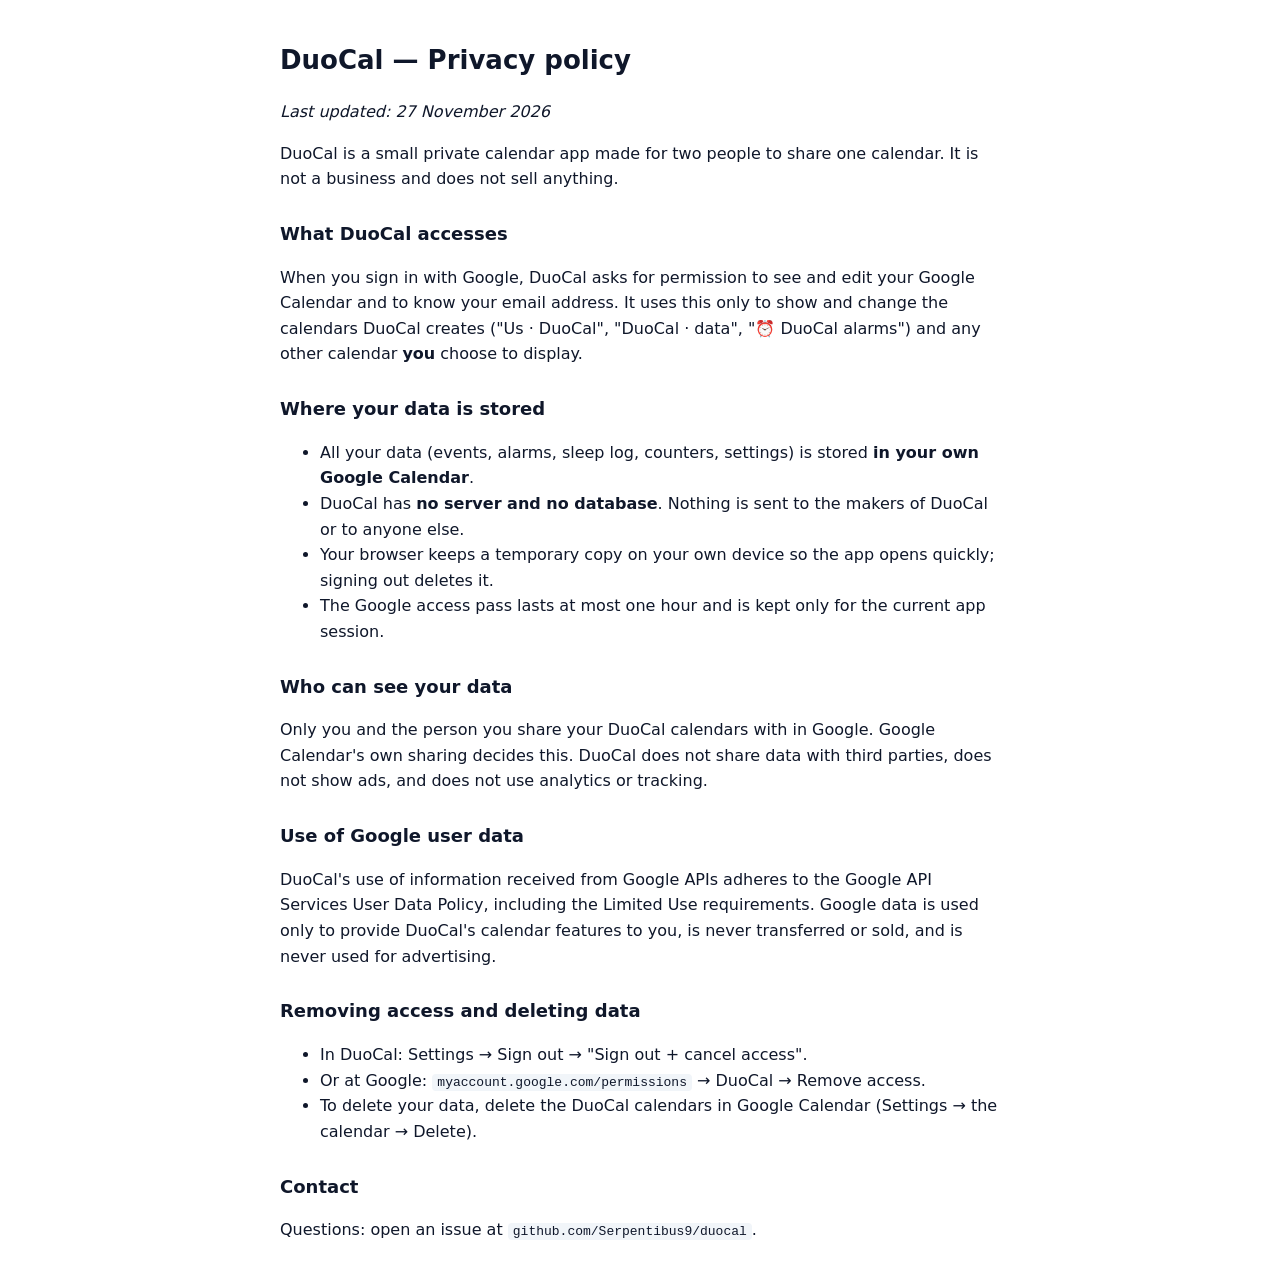
<file: privacy.html>
<!DOCTYPE html>
<html lang="en">
<head>
  <meta charset="utf-8">
  <meta http-equiv="Content-Security-Policy" content="default-src 'none'; style-src 'unsafe-inline'; base-uri 'none'; form-action 'none'">
  <meta name="referrer" content="no-referrer">
  <meta name="viewport" content="width=device-width, initial-scale=1">
  <title>DuoCal — Privacy policy</title>
  <style>body{font-family:system-ui,-apple-system,"Segoe UI",sans-serif;max-width:720px;margin:40px auto;padding:0 20px;line-height:1.6;color:#0f172a}h1{font-size:26px}h2{font-size:18px;margin-top:28px}code{background:#f1f5f9;padding:1px 5px;border-radius:4px}</style>
</head>
<body>
  <h1>DuoCal — Privacy policy</h1>
  <p><i>Last updated: 27 November 2026</i></p>
  <p>DuoCal is a small private calendar app made for two people to share one calendar. It is not a business and does not sell anything.</p>

  <h2>What DuoCal accesses</h2>
  <p>When you sign in with Google, DuoCal asks for permission to see and edit your Google Calendar and to know your email address. It uses this only to show and change the calendars DuoCal creates ("Us · DuoCal", "DuoCal · data", "⏰ DuoCal alarms") and any other calendar <b>you</b> choose to display.</p>

  <h2>Where your data is stored</h2>
  <ul>
    <li>All your data (events, alarms, sleep log, counters, settings) is stored <b>in your own Google Calendar</b>.</li>
    <li>DuoCal has <b>no server and no database</b>. Nothing is sent to the makers of DuoCal or to anyone else.</li>
    <li>Your browser keeps a temporary copy on your own device so the app opens quickly; signing out deletes it.</li>
    <li>The Google access pass lasts at most one hour and is kept only for the current app session.</li>
  </ul>

  <h2>Who can see your data</h2>
  <p>Only you and the person you share your DuoCal calendars with in Google. Google Calendar's own sharing decides this. DuoCal does not share data with third parties, does not show ads, and does not use analytics or tracking.</p>

  <h2>Use of Google user data</h2>
  <p>DuoCal's use of information received from Google APIs adheres to the Google API Services User Data Policy, including the Limited Use requirements. Google data is used only to provide DuoCal's calendar features to you, is never transferred or sold, and is never used for advertising.</p>

  <h2>Removing access and deleting data</h2>
  <ul>
    <li>In DuoCal: Settings → Sign out → "Sign out + cancel access".</li>
    <li>Or at Google: <code>myaccount.google.com/permissions</code> → DuoCal → Remove access.</li>
    <li>To delete your data, delete the DuoCal calendars in Google Calendar (Settings → the calendar → Delete).</li>
  </ul>

  <h2>Contact</h2>
  <p>Questions: open an issue at <code>github.com/Serpentibus9/duocal</code>.</p>
</body>
</html>
</file>
